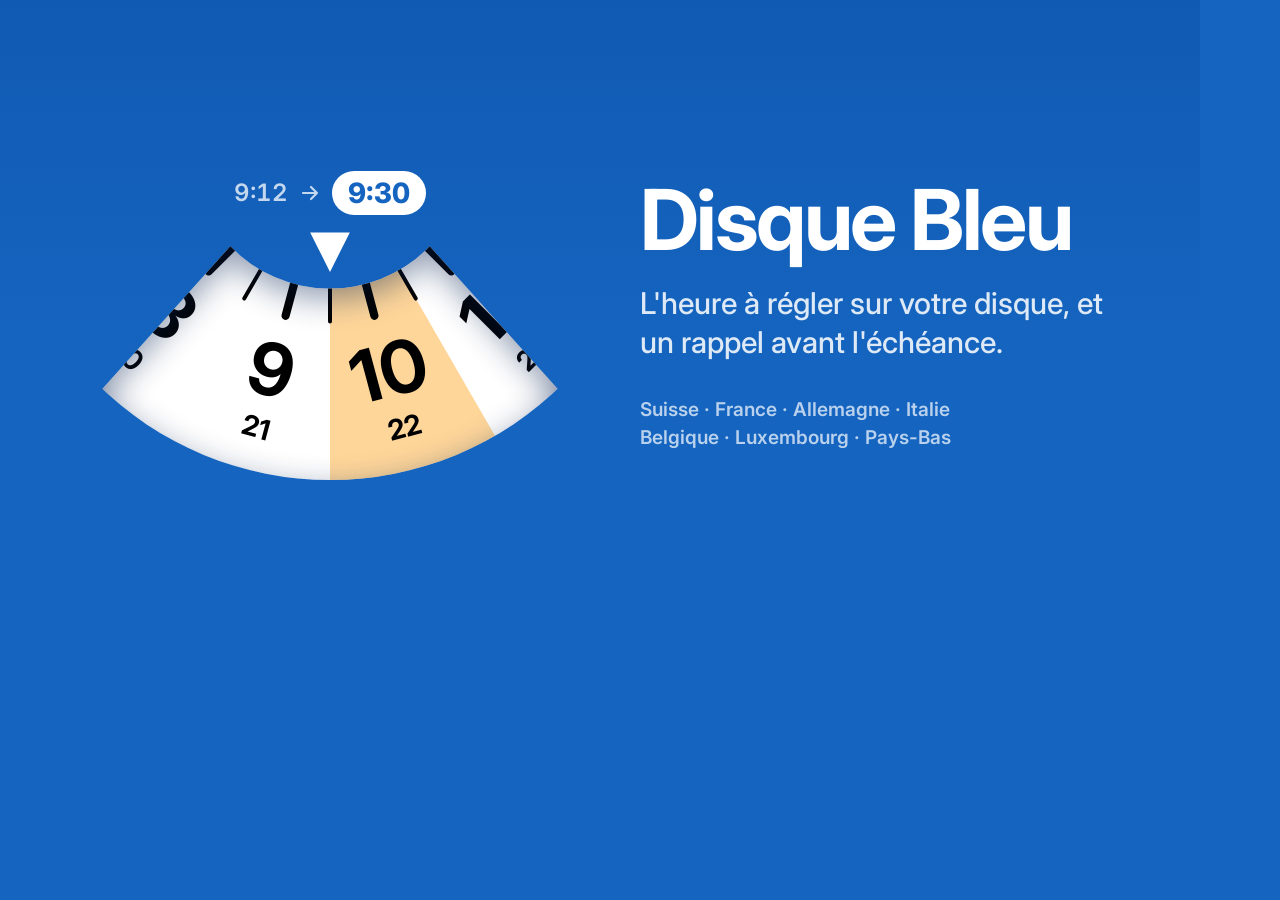
<file: tools/og-cover.html>
<!doctype html>
<!-- Gabarit de l'image de partage (1200 × 630), rendu par make-og-cover.py.
     Le couvercle est celui de la page, dessiné par assets/js/disc.js : le
     disque à 9:30, la durée autorisée en orange, l'étiquette au-dessus. -->
<html lang="fr">
<head>
<meta charset="utf-8">
<link rel="stylesheet" href="https://fonts.googleapis.com/css2?family=Inter:wght@500;600;700;800&display=swap">
<style>
  * { margin: 0; padding: 0; box-sizing: border-box; }
  html, body { width: 1200px; height: 630px; overflow: hidden; background: #1565c0; }
  body {
    position: relative;
    font-family: "Inter", "Liberation Sans", "Helvetica Neue", Arial, sans-serif;
    -webkit-font-smoothing: antialiased;
    color: #fff;
  }
  canvas { position: absolute; inset: 0; width: 1200px; height: 630px; }
  .tag {
    position: absolute;
    display: flex;
    align-items: center;
    gap: 10px;
    font-variant-numeric: tabular-nums;
  }
  .tag__from { font-size: 24px; font-weight: 600; color: rgba(255, 255, 255, 0.75); }
  .tag__arrow { width: 24px; height: 24px; color: rgba(255, 255, 255, 0.75); }
  .tag__pill {
    padding: 5px 16px;
    border-radius: 26px;
    background: #fff;
    color: #1565c0;
    font-size: 28px;
    font-weight: 800;
  }
  .copy {
    position: absolute;
    left: 640px;
    top: 0;
    bottom: 0;
    width: 500px;
    display: flex;
    flex-direction: column;
    justify-content: center;
  }
  .copy h1 {
    font-size: 84px;
    font-weight: 700;
    line-height: 1;
    letter-spacing: -0.03em;
  }
  .copy p {
    margin-top: 22px;
    font-size: 30px;
    font-weight: 500;
    line-height: 1.3;
    color: rgba(255, 255, 255, 0.86);
  }
  .copy small {
    display: block;
    margin-top: 34px;
    font-size: 19px;
    font-weight: 600;
    line-height: 1.5;
    color: rgba(255, 255, 255, 0.7);
  }
</style>
</head>
<body>
<canvas width="1200" height="630"></canvas>
<div class="tag">
  <span class="tag__from">9:12</span>
  <svg class="tag__arrow" viewBox="0 0 24 24" fill="none" stroke="currentColor" stroke-width="2.2" stroke-linecap="round" stroke-linejoin="round"><path d="M5 12h14M13 6l6 6-6 6"/></svg>
  <span class="tag__pill">9:30</span>
</div>
<div class="copy">
  <h1>Disque Bleu</h1>
  <p>L'heure à régler sur votre disque, et un rappel avant l'échéance.</p>
  <small>Suisse · France · Allemagne · Italie<br>Belgique · Luxembourg · Pays-Bas</small>
</div>
<script type="module">
  import { CoverGeometry, paintCover } from '../assets/js/disc.js';

  const canvas = document.querySelector('canvas');
  const ctx = canvas.getContext('2d');
  const g = new CoverGeometry(330, 150, 330);

  await document.fonts.ready;
  paintCover(ctx, 1200, 630, g, { hour: 9.5, allowedHours: 1, sector: 1 });

  const tag = document.querySelector('.tag');
  tag.style.left = `${g.cx - tag.offsetWidth / 2}px`;
  tag.style.top = `${g.arrowTop - 62}px`;
  document.body.dataset.ready = 'true';
</script>
</body>
</html>
</file>
